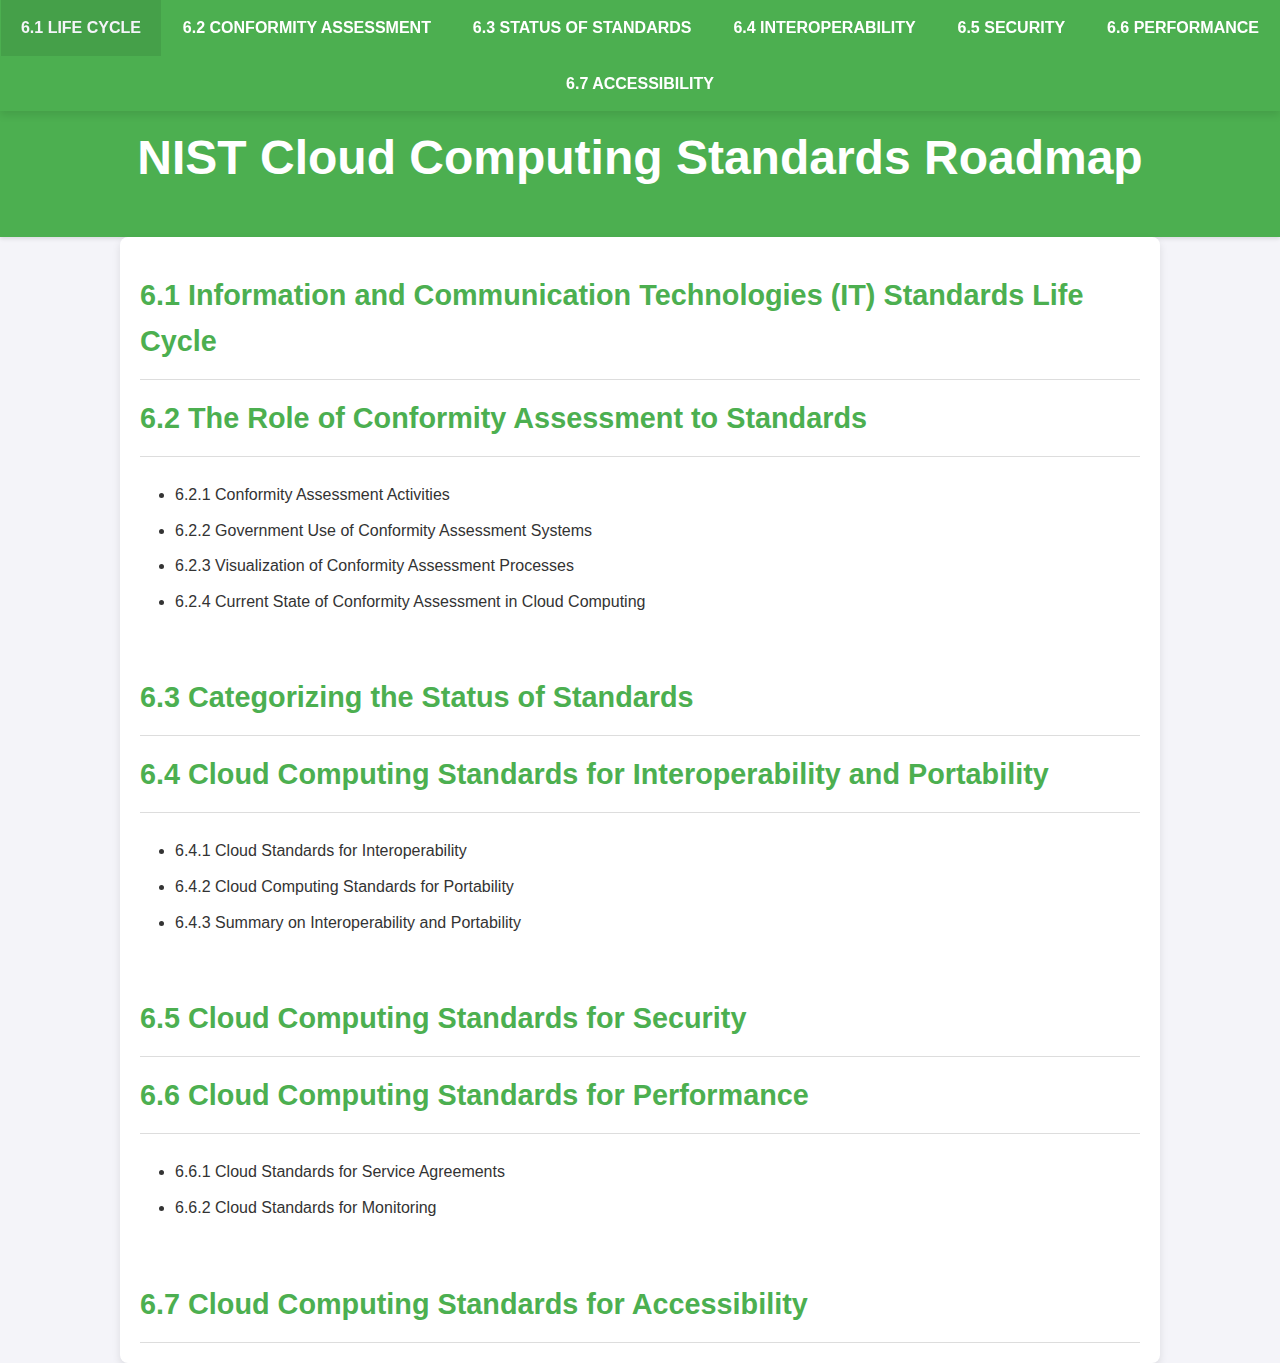
<file: index.html>
<!DOCTYPE html>
<html lang="es">
<head>
    <meta charset="UTF-8">
    <meta name="viewport" content="width=device-width, initial-scale=1.0">
    <title>NIST Cloud Computing Standards Roadmap</title>
    <link rel="stylesheet" href="styles.css">
</head>
<body>
    <header>
        <h1>NIST Cloud Computing Standards Roadmap</h1>
    </header>

    <div class="navbar">
        <span class="menu-icon" onclick="toggleMenu()">&#9776;</span>
        <ul>
            <li><a href="#section-6.1">6.1 Life Cycle</a></li>
            <li><a href="#section-6.2">6.2 Conformity Assessment</a></li>
            <li><a href="#section-6.3">6.3 Status of Standards</a></li>
            <li><a href="#section-6.4">6.4 Interoperability</a></li>
            <li><a href="#section-6.5">6.5 Security</a></li>
            <li><a href="#section-6.6">6.6 Performance</a></li>
            <li><a href="#section-6.7">6.7 Accessibility</a></li>
        </ul>
    </div>

    
    <div class="container">
        <h2 id="section-6.1"><a href="6.1/standars_life_cycle.html">6.1 Information and Communication Technologies (IT) Standards Life Cycle</a></h2>
        <h2 id="section-6.2"><a href="6.2/conformity_assessment.html">6.2 The Role of Conformity Assessment to Standards</a></h2>
        <ul>
            <li>6.2.1 Conformity Assessment Activities</li>
            <li>6.2.2 Government Use of Conformity Assessment Systems</li>
            <li>6.2.3 Visualization of Conformity Assessment Processes</li>
            <li>6.2.4 Current State of Conformity Assessment in Cloud Computing</li>
        </ul>
        <h2><a href="6.3/category_standars.html">6.3 Categorizing the Status of Standards</a></h2>
        <h2 id="section-6.4"><a href="6.4/cloud_computing.html">6.4 Cloud Computing Standards for Interoperability and Portability</a></h2>
        <ul>
            <li>6.4.1 Cloud Standards for Interoperability</li>
            <li>6.4.2 Cloud Computing Standards for Portability</li>
            <li>6.4.3 Summary on Interoperability and Portability</li>
        </ul>
        <h2 id="section-6.5"><a href="6.5/cloud_standars_for_security.html">6.5 Cloud Computing Standards for Security</a></h2>
        <h2 id="section-6.6"><a href="6.6/Standards_for_Performance.html">6.6 Cloud Computing Standards for Performance</a></h2>
        <ul>
            <li>6.6.1 Cloud Standards for Service Agreements</li>
            <li>6.6.2 Cloud Standards for Monitoring</li>
        </ul>
        <h2><a href="6.7/standards_accessibility.html">6.7 Cloud Computing Standards for Accessibility</a></h2>
    </div>
    <script>
        function toggleMenu() {
            const navbar = document.querySelector('.navbar');
            navbar.classList.toggle('active');
        }
    </script>
</body>
</html>
</file>
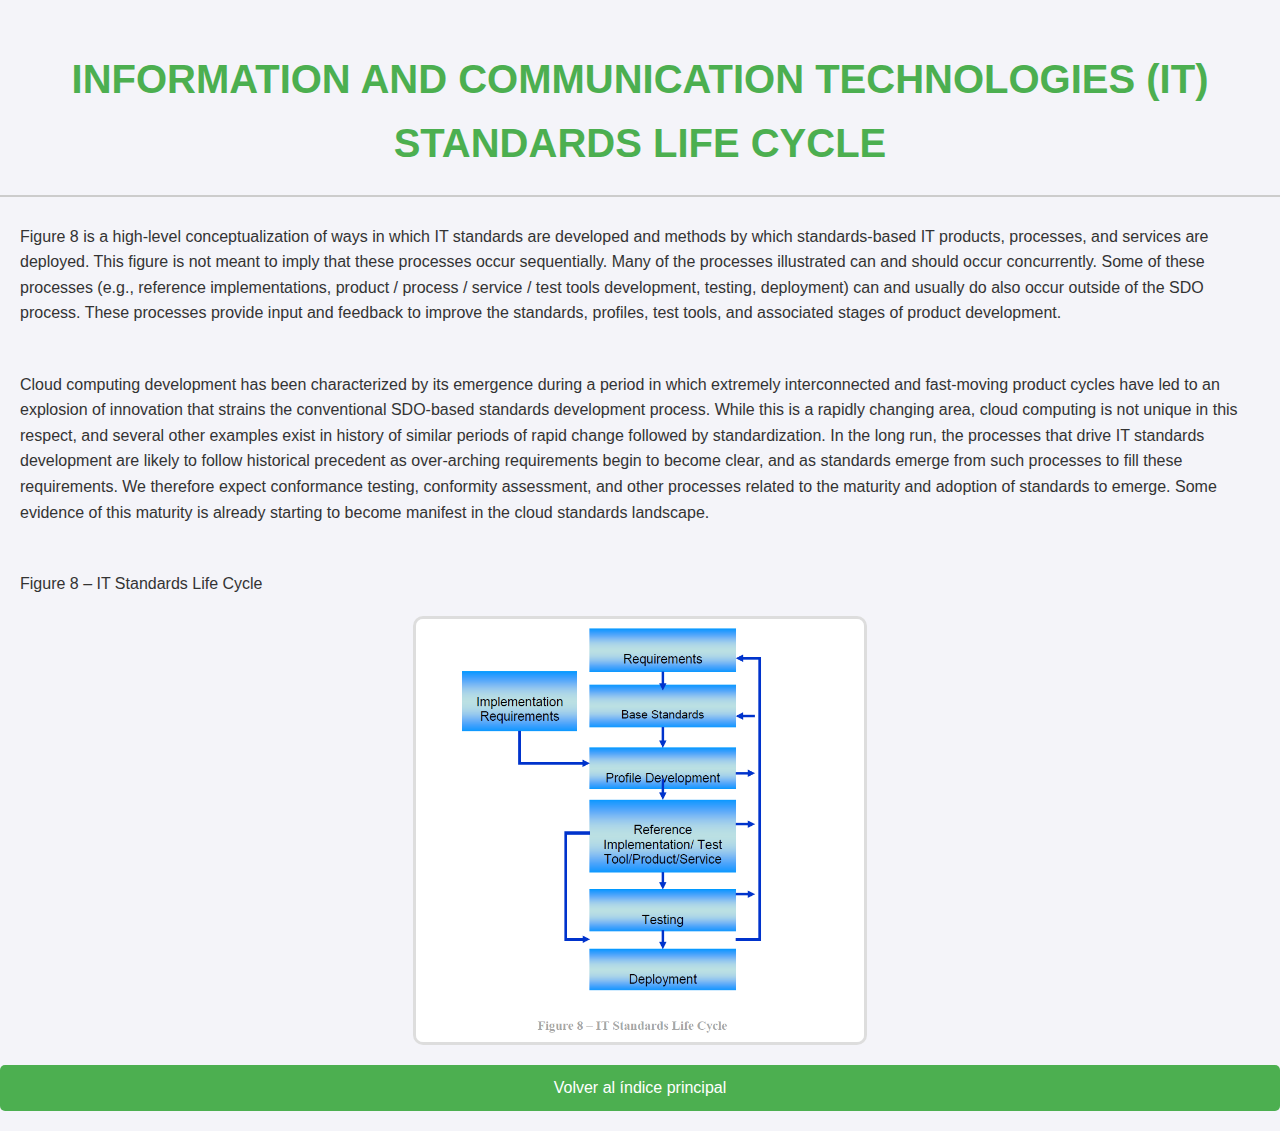
<file: 6.1/standars_life_cycle.html>
<!DOCTYPE html>
<html lang="es">
<head>
    <meta charset="UTF-8">
    <meta name="viewport" content="width=device-width, initial-scale=1.0">
    <title>Conformity Assessment</title>
    <link rel="stylesheet" href="standars_life_cycle.css">
</head>
<body>
    <h1>INFORMATION AND COMMUNICATION TECHNOLOGIES (IT) STANDARDS LIFE CYCLE</h1>

    <p>
        Figure 8 is a high-level conceptualization of ways in which IT standards are developed and methods by which standards-based IT products, processes, and services are deployed. This figure is not meant to imply that these processes occur sequentially. Many of the processes illustrated can and should occur concurrently. Some of these processes (e.g., reference implementations, product / process / service / test tools development, testing, deployment) can and usually do also occur outside of the SDO process. These processes provide input and feedback to improve the standards, profiles, test tools, and associated stages of product development.
    </p>
    <br>
    <p>
        Cloud computing development has been characterized by its emergence during a period in which extremely interconnected and fast-moving product cycles have led to an explosion of innovation that strains the conventional SDO-based standards development process. While this is a rapidly changing area, cloud computing is not unique in this respect, and several other examples exist in history of similar periods of rapid change followed by standardization. In the long run, the processes that drive IT standards development are likely to follow historical precedent as over-arching requirements begin to become clear, and as standards emerge from such processes to fill these requirements. We therefore expect conformance testing, conformity assessment, and other processes related to the maturity and adoption of standards to emerge. Some evidence of this maturity is already starting to become manifest in the cloud standards landscape.
    </p>        
    <br>
    <p>Figure 8 – IT Standards Life Cycle</p>

    <img src="resources/figure8.png" alt="Figure8" class="image-style">
    
    <a href="../index.html">Volver al índice principal</a>
</body>
</html>
</file>
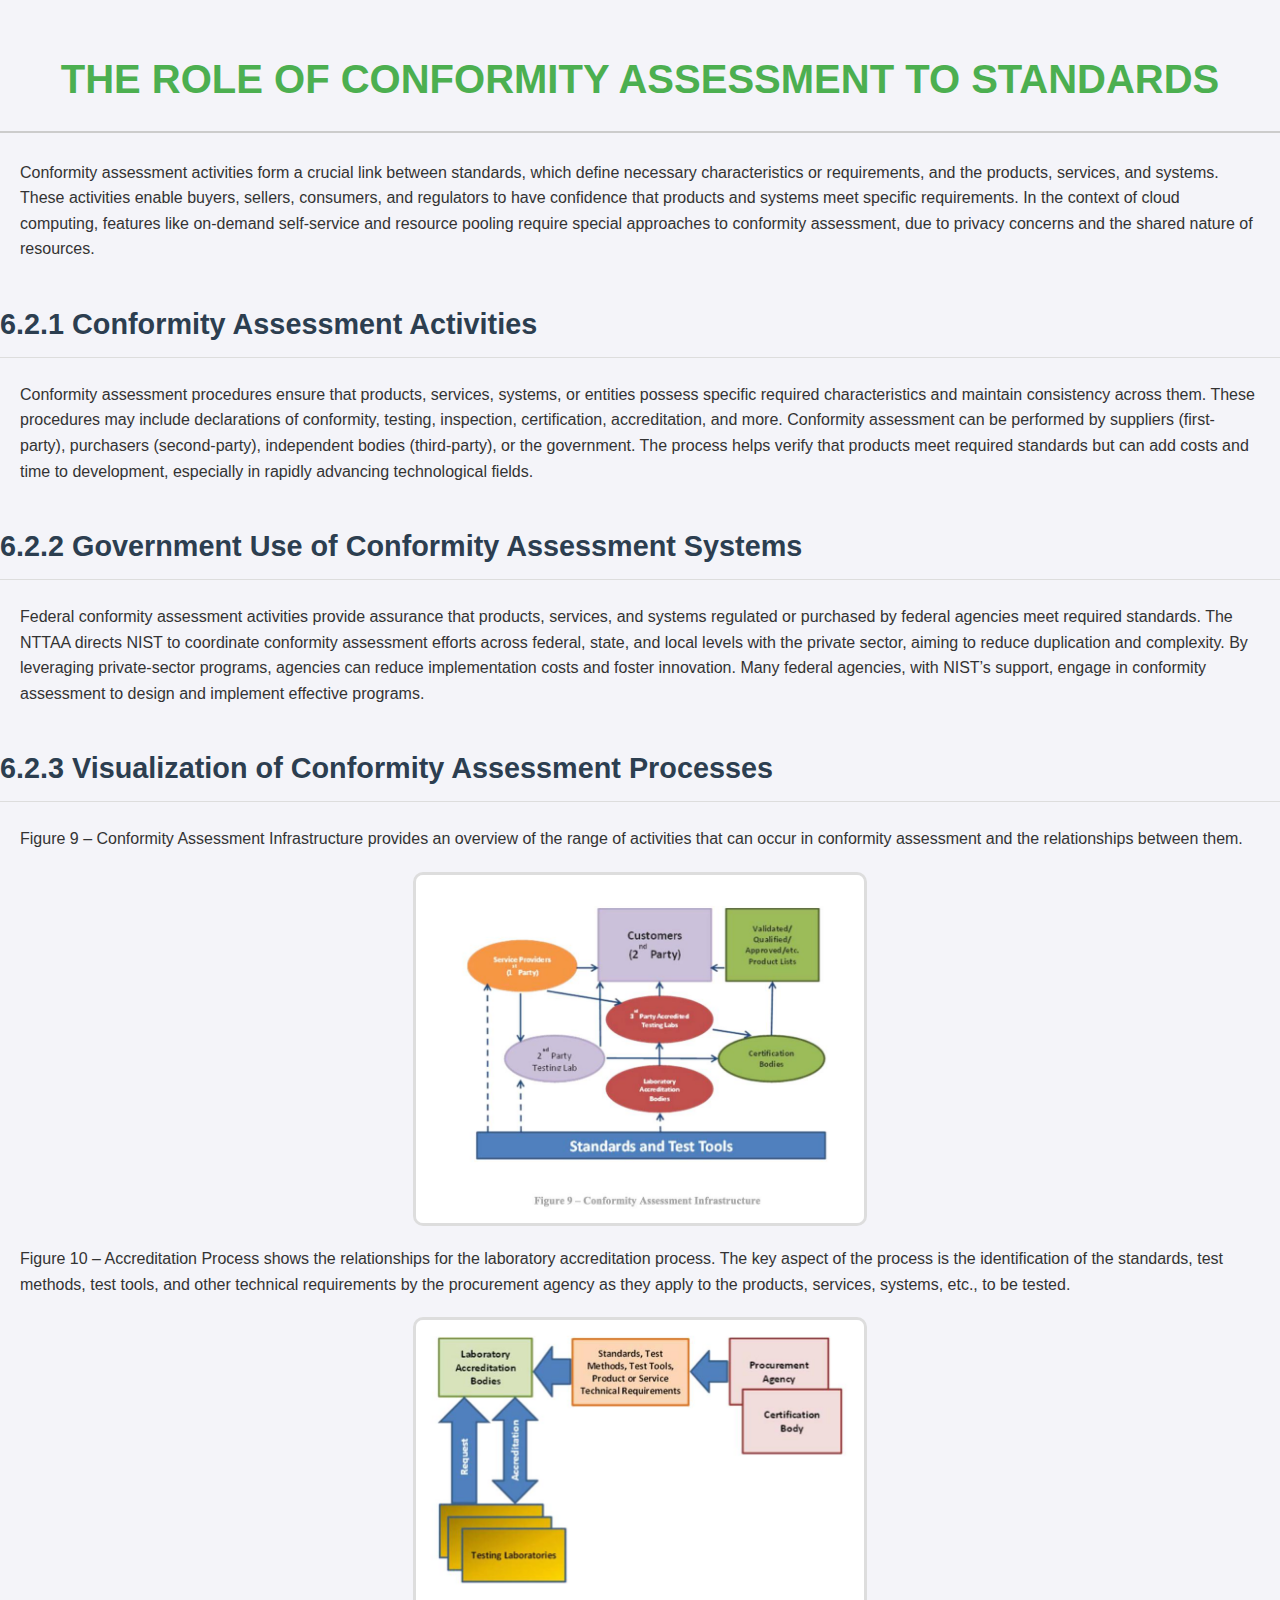
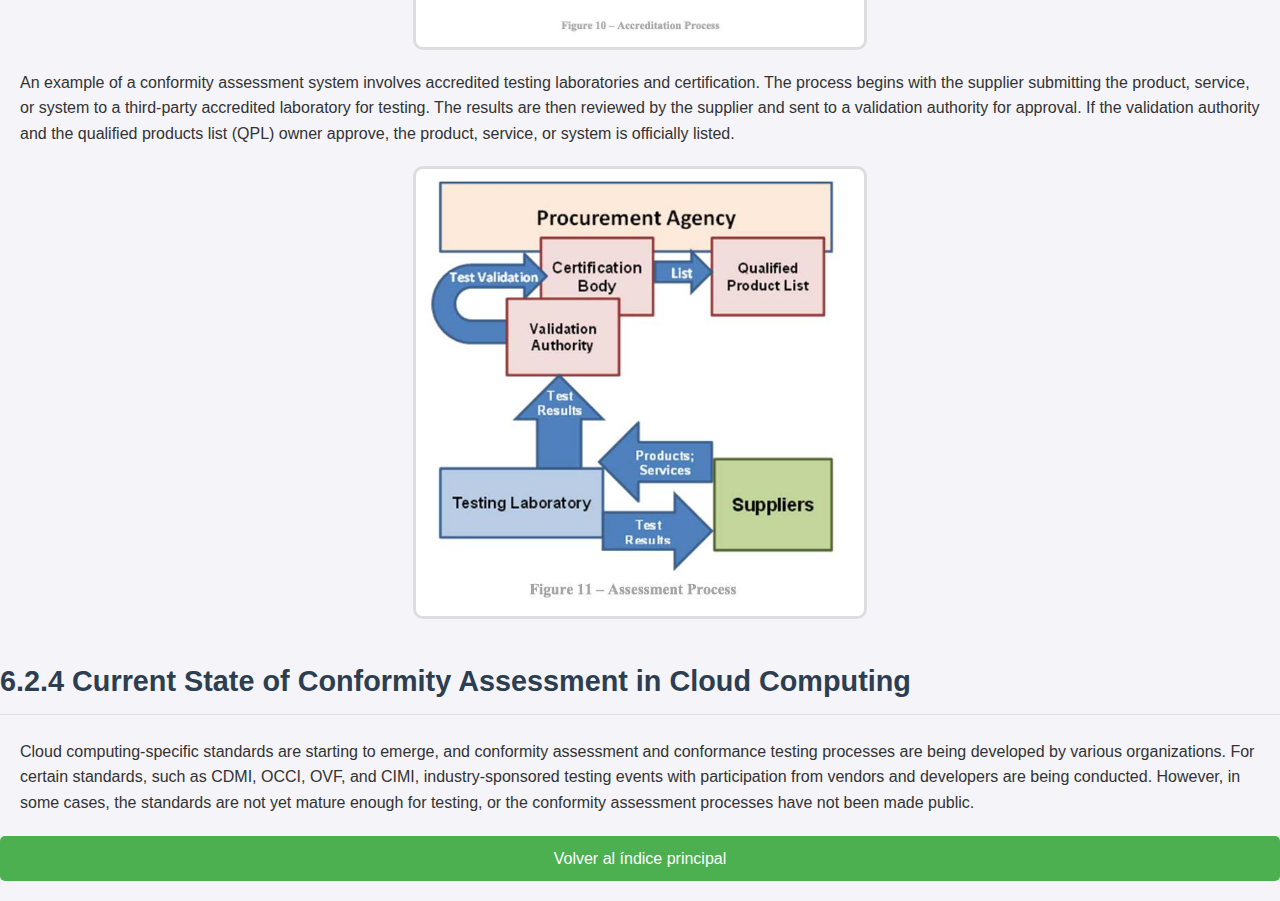
<file: 6.2/conformity_assessment.html>
<!DOCTYPE html>
<html lang="es">
<head>
    <meta charset="UTF-8">
    <meta name="viewport" content="width=device-width, initial-scale=1.0">
    <title>Conformity Assessment</title>
    <link rel="stylesheet" href="conformity_assessment.css">
</head>
<body>
    <h1>THE ROLE OF CONFORMITY ASSESSMENT TO STANDARDS</h1>

    <p>
        Conformity assessment activities form a crucial link between standards, which define necessary characteristics or 
        requirements, and the products, services, and systems. These activities enable buyers, sellers, consumers, and regulators 
        to have confidence that products and systems meet specific requirements. In the context of cloud computing, features like 
        on-demand self-service and resource pooling require special approaches to conformity assessment, due to privacy concerns and 
        the shared nature of resources.
    </p>
    
    <h2>6.2.1 Conformity Assessment Activities</h2>

    <p>
        Conformity assessment procedures ensure that products, services, systems, or entities possess specific required characteristics 
        and maintain consistency across them. These procedures may include declarations of conformity, testing, inspection, certification, 
        accreditation, and more. Conformity assessment can be performed by suppliers (first-party), purchasers (second-party), independent
        bodies (third-party), or the government. The process helps verify that products meet required standards but can add costs and time
        to development, especially in rapidly advancing technological fields.
    </p>        

    <h2>6.2.2 Government Use of Conformity Assessment Systems</h2>

    <p>
        Federal conformity assessment activities provide assurance that products, services, and systems regulated or purchased by federal 
        agencies meet required standards. The NTTAA directs NIST to coordinate conformity assessment efforts across federal, state, and local 
        levels with the private sector, aiming to reduce duplication and complexity. By leveraging private-sector programs, agencies can reduce 
        implementation costs and foster innovation. Many federal agencies, with NIST’s support, engage in conformity assessment to design and 
        implement effective programs.
    </p>
    
    <h2>6.2.3 Visualization of Conformity Assessment Processes</h2>

    <p>Figure 9 – Conformity Assessment Infrastructure provides an overview of the range of activities
        that can occur in conformity assessment and the relationships between them.</p>

    <img src="Figures/Figure9.jpeg" alt="Figure9" class="image-style">

    <p>Figure 10 – Accreditation Process shows the relationships for the laboratory accreditation process.
        The key aspect of the process is the identification of the standards, test methods, test tools, and
        other technical requirements by the procurement agency as they apply to the products, services,
        systems, etc., to be tested.</p>

    <img src="Figures/Figure10.jpeg" alt="Figure10" class="image-style">

    <p>
        An example of a conformity assessment system involves accredited testing laboratories and certification. 
        The process begins with the supplier submitting the product, service, or system to a third-party accredited 
        laboratory for testing. The results are then reviewed by the supplier and sent to a validation authority for approval. 
        If the validation authority and the qualified products list (QPL) owner approve, the product, service, or system is officially listed.
    </p>

    <img src="Figures/Figure11.jpeg" alt="Figure11" class="image-style">
    
    <h2>6.2.4 Current State of Conformity Assessment in Cloud Computing</h2>

    <p>
        Cloud computing-specific standards are starting to emerge, and conformity assessment and conformance 
        testing processes are being developed by various organizations. For certain standards, such as CDMI, 
        OCCI, OVF, and CIMI, industry-sponsored testing events with participation from vendors and developers are being conducted. 
        However, in some cases, the standards are not yet mature enough for testing, or the conformity assessment processes have not 
        been made public.
    </p>
    
    <a href="../index.html">Volver al índice principal</a>
</body>
</html>
</file>
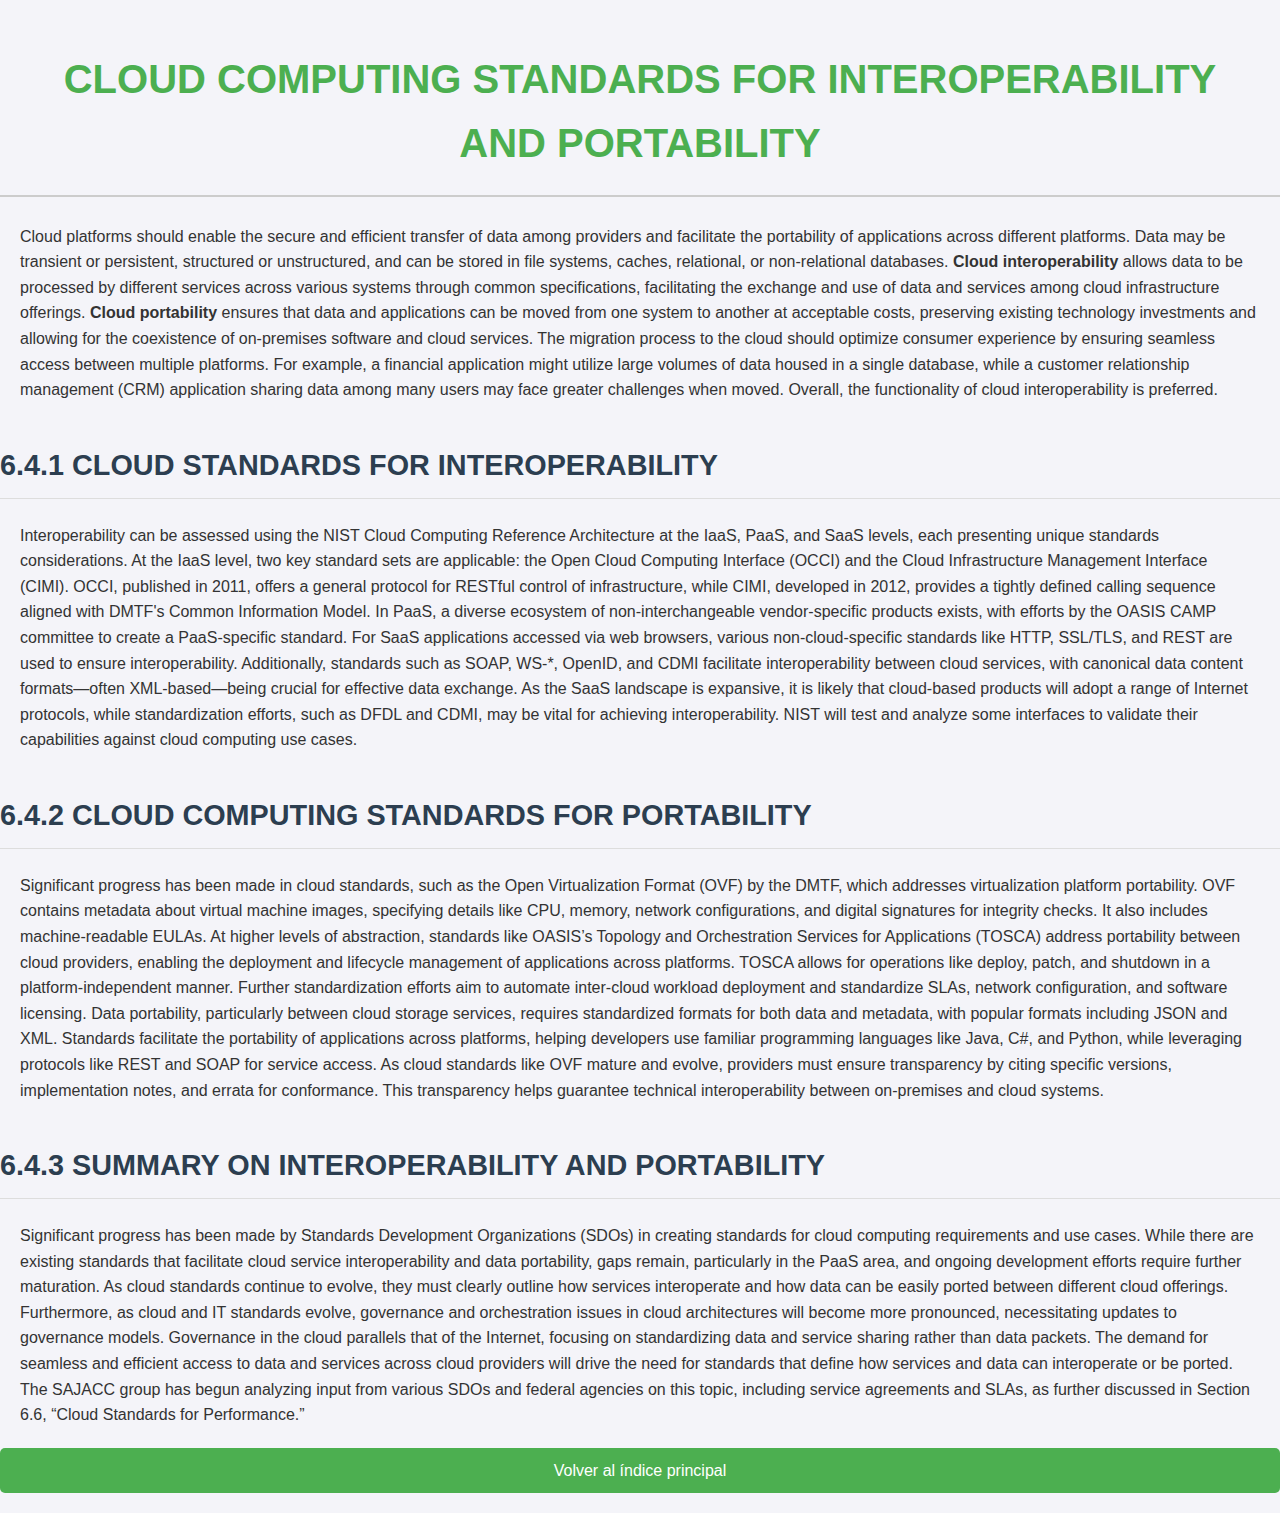
<file: 6.4/cloud_computing.html>
<!DOCTYPE html>
<html lang="es">
<head>
    <meta charset="UTF-8">
    <meta name="viewport" content="width=device-width, initial-scale=1.0">
    <title>Cloud Computing</title>
    <link rel="stylesheet" href="cloud_computing.css">
</head>
<body>
    <h1>CLOUD COMPUTING STANDARDS FOR INTEROPERABILITY AND PORTABILITY</h1>

    <p>
        Cloud platforms should enable the secure and efficient transfer of data among providers and facilitate 
        the portability of applications across different platforms. Data may be transient or persistent, structured or unstructured, 
        and can be stored in file systems, caches, relational, or non-relational databases. <strong>Cloud interoperability</strong> 
        allows data to be processed by different services across various systems through common specifications, facilitating the 
        exchange and use of data and services among cloud infrastructure offerings. <strong>Cloud portability</strong> ensures that 
        data and applications can be moved from one system to another at acceptable costs, preserving existing technology investments 
        and allowing for the coexistence of on-premises software and cloud services. The migration process to the cloud should optimize 
        consumer experience by ensuring seamless access between multiple platforms. For example, a financial application might utilize 
        large volumes of data housed in a single database, while a customer relationship management (CRM) application sharing data among 
        many users may face greater challenges when moved. Overall, the functionality of cloud interoperability is preferred.
    </p>
    
    
    <h2>6.4.1 CLOUD STANDARDS FOR INTEROPERABILITY</h2>

    <p>
        Interoperability can be assessed using the NIST Cloud Computing Reference Architecture at the IaaS, PaaS, and SaaS levels, 
        each presenting unique standards considerations. At the IaaS level, two key standard sets are applicable: the Open Cloud 
        Computing Interface (OCCI) and the Cloud Infrastructure Management Interface (CIMI). OCCI, published in 2011, offers a general 
        protocol for RESTful control of infrastructure, while CIMI, developed in 2012, provides a tightly defined calling sequence 
        aligned with DMTF's Common Information Model. In PaaS, a diverse ecosystem of non-interchangeable vendor-specific products exists, 
        with efforts by the OASIS CAMP committee to create a PaaS-specific standard. For SaaS applications accessed via web browsers, 
        various non-cloud-specific standards like HTTP, SSL/TLS, and REST are used to ensure interoperability. Additionally, standards 
        such as SOAP, WS-*, OpenID, and CDMI facilitate interoperability between cloud services, with canonical data content formats—often 
        XML-based—being crucial for effective data exchange. As the SaaS landscape is expansive, it is likely that cloud-based products will 
        adopt a range of Internet protocols, while standardization efforts, such as DFDL and CDMI, may be vital for achieving interoperability. 
        NIST will test and analyze some interfaces to validate their capabilities against cloud computing use cases.
    </p>

    <h2>6.4.2 CLOUD COMPUTING STANDARDS FOR PORTABILITY</h2>

    <p>
        Significant progress has been made in cloud standards, such as the Open Virtualization Format (OVF) by the DMTF, which addresses 
        virtualization platform portability. OVF contains metadata about virtual machine images, specifying details like CPU, memory, network 
        configurations, and digital signatures for integrity checks. It also includes machine-readable EULAs. At higher levels of abstraction, 
        standards like OASIS’s Topology and Orchestration Services for Applications (TOSCA) address portability between cloud providers, enabling 
        the deployment and lifecycle management of applications across platforms. TOSCA allows for operations like deploy, patch, and shutdown 
        in a platform-independent manner. Further standardization efforts aim to automate inter-cloud workload deployment and standardize SLAs, 
        network configuration, and software licensing. Data portability, particularly between cloud storage services, requires standardized formats 
        for both data and metadata, with popular formats including JSON and XML. Standards facilitate the portability of applications across platforms,
         helping developers use familiar programming languages like Java, C#, and Python, while leveraging protocols like REST and SOAP for service access.
          As cloud standards like OVF mature and evolve, providers must ensure transparency by citing specific versions, implementation notes, and errata
           for conformance. This transparency helps guarantee technical interoperability between on-premises and cloud systems.
    </p>
    
    <h2>6.4.3 SUMMARY ON INTEROPERABILITY AND PORTABILITY</h2>

    <p>
        Significant progress has been made by Standards Development Organizations (SDOs) in creating standards for cloud computing requirements and use cases. While there are existing standards that facilitate cloud service interoperability and data portability, gaps remain, particularly in the PaaS area, and ongoing development efforts require further maturation. As cloud standards continue to evolve, they must clearly outline how services interoperate and how data can be easily ported between different cloud offerings. Furthermore, as cloud and IT standards evolve, governance and orchestration issues in cloud architectures will become more pronounced, necessitating updates to governance models. Governance in the cloud parallels that of the Internet, focusing on standardizing data and service sharing rather than data packets. The demand for seamless and efficient access to data and services across cloud providers will drive the need for standards that define how services and data can interoperate or be ported. The SAJACC group has begun analyzing input from various SDOs and federal agencies on this topic, including service agreements and SLAs, as further discussed in Section 6.6, “Cloud Standards for Performance.”
    </p>    
    
    <a href="../index.html">Volver al índice principal</a>
</body>
</html>
</file>
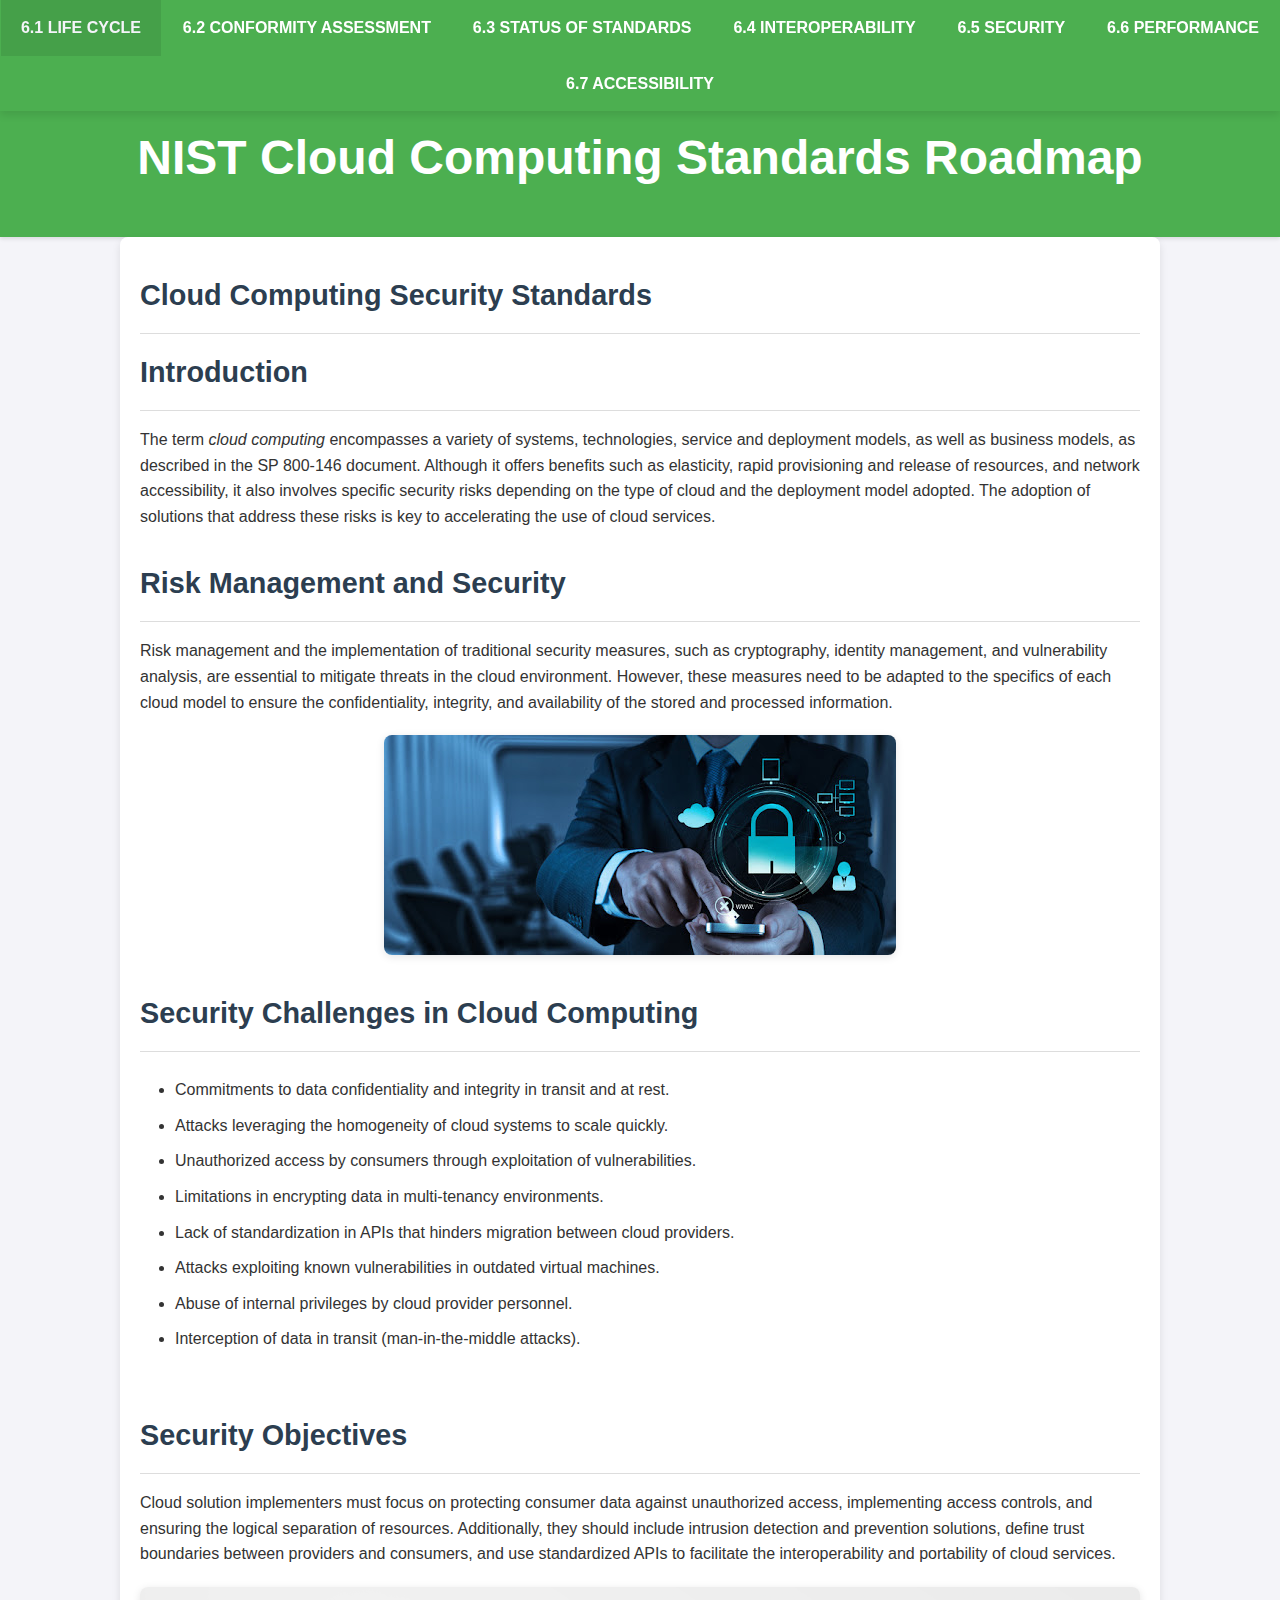
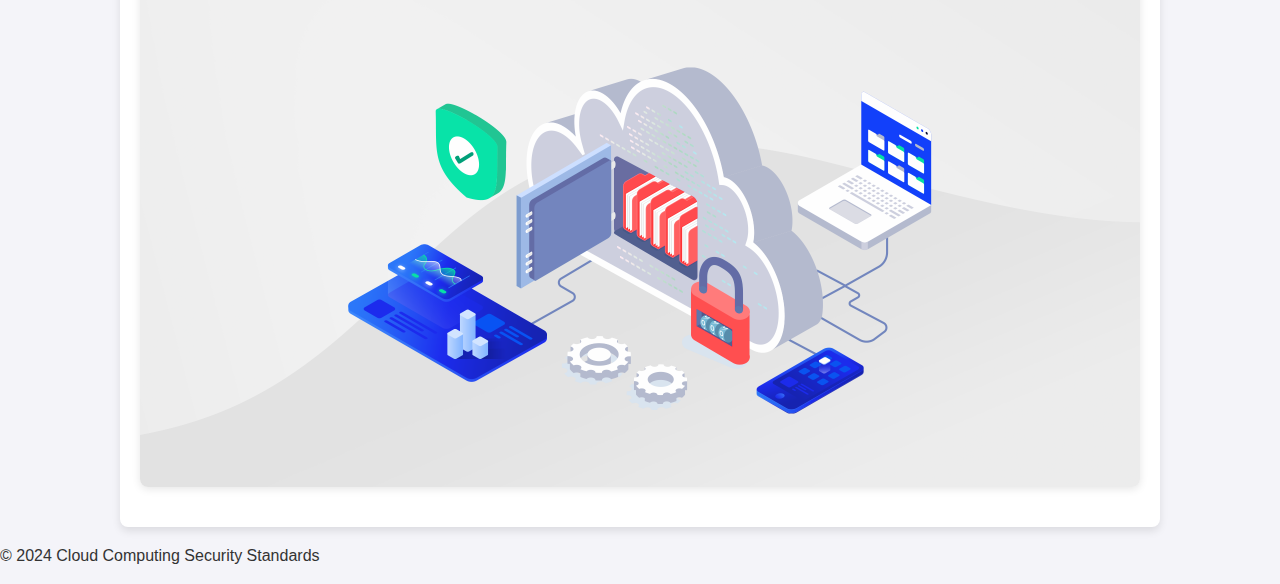
<file: 6.5/cloud_standars_for_security.html>
<!DOCTYPE html>
<html lang="en">
<head>
    <meta charset="UTF-8">
    <meta name="viewport" content="width=device-width, initial-scale=1.0">
    <title>Cloud Computing Security Standards</title>
    <link rel="stylesheet" href="cloud_standars_for_security.css">
    <link rel="stylesheet" href="../header_navbar.css">
</head>
<body>
    <nav class="navbar">
        <ul>
            <li><a href="#section-6.1">6.1 Life Cycle</a></li>
            <li><a href="../6.2/conformity_assessment.html">6.2 Conformity Assessment</a></li>
            <li><a href="#section-6.3">6.3 Status of Standards</a></li>
            <li><a href="../6.4/cloud_computing.html">6.4 Interoperability</a></li>
            <li><a href="../6.5/cloud_standars_for_security.html">6.5 Security</a></li>
            <li><a href="#section-6.6">6.6 Performance</a></li>
            <li><a href="#section-6.7">6.7 Accessibility</a></li>
        </ul>
    </nav>

    <header>
        <h1><a href="../index.html">NIST Cloud Computing Standards Roadmap</a></h1>
    </header>

    <main class="container">
        <h2>Cloud Computing Security Standards</h2>

        <section>
            <h2>Introduction</h2>
            <p>
                The term <em>cloud computing</em> encompasses a variety of systems, technologies, service and deployment models, as well as business models, as described in the SP 800-146 document. Although it offers benefits such as elasticity, rapid provisioning and release of resources, and network accessibility, it also involves specific security risks depending on the type of cloud and the deployment model adopted. The adoption of solutions that address these risks is key to accelerating the use of cloud services.
            </p>
        </section>

        <section>
            <h2>Risk Management and Security</h2>
            <p>
                Risk management and the implementation of traditional security measures, such as cryptography, identity management, and vulnerability analysis, are essential to mitigate threats in the cloud environment. However, these measures need to be adapted to the specifics of each cloud model to ensure the confidentiality, integrity, and availability of the stored and processed information.
            </p>
            <img src="resources/banner.jpg" alt="Banner">
        </section>

        <section>
            <h2>Security Challenges in Cloud Computing</h2>
            <ul>
                <li>Commitments to data confidentiality and integrity in transit and at rest.</li>
                <li>Attacks leveraging the homogeneity of cloud systems to scale quickly.</li>
                <li>Unauthorized access by consumers through exploitation of vulnerabilities.</li>
                <li>Limitations in encrypting data in multi-tenancy environments.</li>
                <li>Lack of standardization in APIs that hinders migration between cloud providers.</li>
                <li>Attacks exploiting known vulnerabilities in outdated virtual machines.</li>
                <li>Abuse of internal privileges by cloud provider personnel.</li>
                <li>Interception of data in transit (man-in-the-middle attacks).</li>
            </ul>
        </section>

        <section>
            <h2>Security Objectives</h2>
            <p>
                Cloud solution implementers must focus on protecting consumer data against unauthorized access, implementing access controls, and ensuring the logical separation of resources. Additionally, they should include intrusion detection and prevention solutions, define trust boundaries between providers and consumers, and use standardized APIs to facilitate the interoperability and portability of cloud services.
            </p>
            <img src="resources/representative_img.png" alt="representative_img">
        </section>
    </main>

    <footer>
        <p>&copy; 2024 Cloud Computing Security Standards</p>
    </footer>
</body>
</html>
</file>
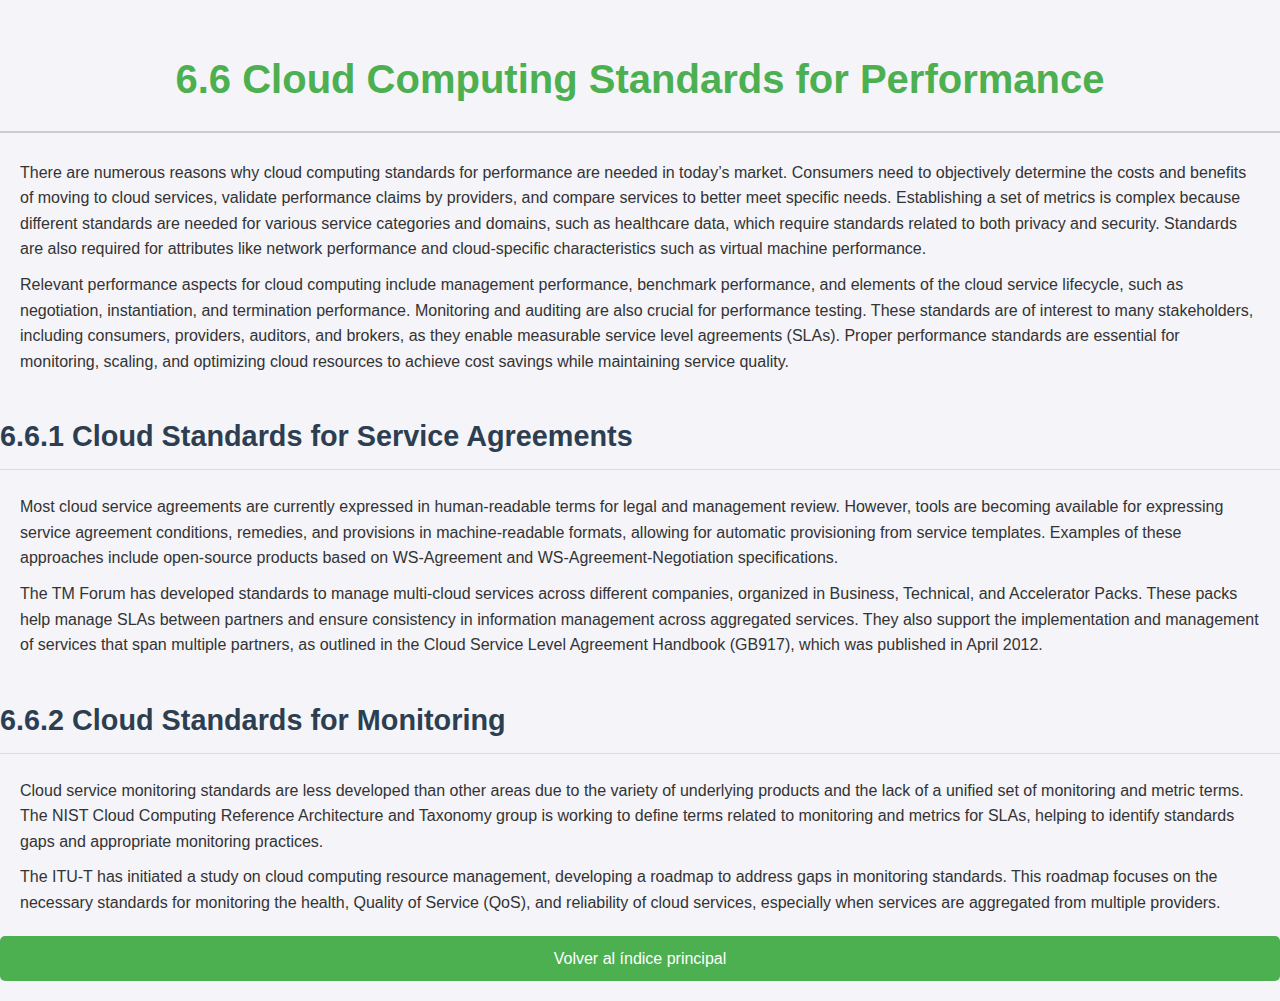
<file: 6.6/Standards_for_Performance.html>
<!DOCTYPE html>
<html lang="es">
<head>
    <meta charset="UTF-8">
    <meta name="viewport" content="width=device-width, initial-scale=1.0">
    <title>6.6 CLOUD COMPUTING STANDARDS FOR PERFORMANCE</title>
    <link rel="stylesheet" href="Standards_for_Performance.css">
</head>
<body>
    <h1>6.6 Cloud Computing Standards for Performance</h1>
    <p>
        There are numerous reasons why cloud computing standards for performance are needed in today’s market.
        Consumers need to objectively determine the costs and benefits of moving to cloud services, validate performance claims by providers, 
        and compare services to better meet specific needs. Establishing a set of metrics is complex because different standards are needed for 
        various service categories and domains, such as healthcare data, which require standards related to both privacy and security.
        Standards are also required for attributes like network performance and cloud-specific characteristics such as virtual machine performance.
    </p>
    <p>
        Relevant performance aspects for cloud computing include management performance, benchmark performance, and elements of the cloud service lifecycle,
        such as negotiation, instantiation, and termination performance. Monitoring and auditing are also crucial for performance testing. These standards are
        of interest to many stakeholders, including consumers, providers, auditors, and brokers, as they enable measurable service level agreements (SLAs).
        Proper performance standards are essential for monitoring, scaling, and optimizing cloud resources to achieve cost savings while maintaining service quality.
    </p>

    <h2>6.6.1 Cloud Standards for Service Agreements</h2>
    <p>
        Most cloud service agreements are currently expressed in human-readable terms for legal and management review. However, tools are becoming available for expressing
         service agreement conditions, remedies, and provisions in machine-readable formats, allowing for automatic provisioning from service templates. Examples of these
          approaches include open-source products based on WS-Agreement and WS-Agreement-Negotiation specifications.
    </p>
    <p>
        The TM Forum has developed standards to manage multi-cloud services across different companies, organized in Business, Technical, and Accelerator Packs.
        These packs help manage SLAs between partners and ensure consistency in information management across aggregated services. They also support the implementation
        and management of services that span multiple partners, as outlined in the Cloud Service Level Agreement Handbook (GB917), which was published in April 2012.
    </p>        

    <h2>6.6.2 Cloud Standards for Monitoring</h2>
    <p>
        Cloud service monitoring standards are less developed than other areas due to the variety of underlying products and the lack of a unified set of monitoring and metric terms. 
        The NIST Cloud Computing Reference Architecture and Taxonomy group is working to define terms related to monitoring and metrics for SLAs, helping to identify standards gaps
        and appropriate monitoring practices.
    </p>
    <p>
        The ITU-T has initiated a study on cloud computing resource management, developing a roadmap to address gaps in monitoring standards. This roadmap focuses on the necessary
        standards for monitoring the health, Quality of Service (QoS), and reliability of cloud services, especially when services are aggregated from multiple providers.
    </p>  

    <a href="../index.html">Volver al índice principal</a>
</body>
</html>
</file>
<file: styles.css>
/* Estilos generales */
body {
    font-family: 'Segoe UI', Tahoma, Geneva, Verdana, sans-serif;
    background-color: #f4f4f9;
    color: #333;
    margin: 0;
    padding-top: 80px; /* Espacio para la barra de navegación */
    line-height: 1.6;
}

.container {
    max-width: 1000px;
    margin: 0 auto;
    padding: 20px;
    background-color: #fff;
    border-radius: 8px;
    box-shadow: 0 4px 8px rgba(0, 0, 0, 0.1); /* Sombra suave */
}

/* Barra de navegación */
.navbar {
    position: fixed;
    top: 0;
    left: 0;
    width: 100%;
    background-color: #4CAF50;
    box-shadow: 0 4px 8px rgba(0, 0, 0, 0.1);
    z-index: 1000;
}

.navbar ul {
    list-style: none;
    margin: 0;
    padding: 0;
    display: flex;
    justify-content: space-around; /* Distribuye los enlaces de manera equitativa */
    flex-wrap: wrap;
}

.navbar li {
    margin: 0;
}

.navbar a {
    display: block;
    padding: 15px 20px;
    color: white;
    font-weight: bold;
    text-transform: uppercase;
    text-decoration: none;
    transition: background-color 0.3s, color 0.3s;
}

.navbar a:hover {
    background-color: #45a049;
    color: #f4f4f9;
}

/* Botón de menú hamburguesa (para pantallas pequeñas) */
.navbar .menu-icon {
    display: none;
    color: white;
    font-size: 28px;
    cursor: pointer;
    padding: 15px 20px;
}

.navbar ul {
    display: flex;
    justify-content: space-around;
}

.navbar.active ul {
    display: flex;
    flex-direction: column;
}

/* Estilo para el encabezado principal */
header {
    text-align: center;
    padding: 40px 20px;
    background-color: #4CAF50;
    color: white;
    box-shadow: 0 2px 4px rgba(0, 0, 0, 0.1);
}

header h1 {
    margin: 0;
    font-size: 3em;
    font-weight: 700;
}

header h1 a {
    color: white;
    text-decoration: none;
    transition: color 0.3s;
}

header h1 a:hover {
    color: #e0e0e0;
}

/* Estilo responsivo */
@media (max-width: 768px) {
    .navbar ul {
        display: none;
        flex-direction: column;
        width: 100%;
    }

    .navbar.active ul {
        display: flex;
    }

    .navbar .menu-icon {
        display: block;
        text-align: center;
    }

    .navbar a {
        text-align: center;
        padding: 10px;
    }

    header h1 {
        font-size: 2em;
    }
}


/* Estilo para los encabezados de secciones */
h2 {
    color: #2c3e50;
    padding: 15px 0;
    border-bottom: 1px solid #ddd;
    font-size: 1.8em;
    margin: 0;
    font-weight: 600;
}

/* Listas dentro de secciones */
ul {
    margin: 10px 20px 20px;
    padding: 15px;
    list-style-type: disc;
}

li {
    margin-bottom: 10px;
}

/* Estilo para enlaces dentro del contenido */
a {
    text-decoration: none;
    color: #4CAF50;
    transition: color 0.3s;
}

a:hover {
    color: #45a049;
}

/* Estilo responsivo */
@media (max-width: 768px) {
    header h1 {
        font-size: 2em;
    }

    .navbar ul {
        flex-direction: column;
    }

    .navbar a {
        text-align: center;
        padding: 10px;
    }
}
</file>
<file: 6.1/standars_life_cycle.css>
/* Estilos generales */
body {
    font-family: Arial, sans-serif;
    background-color: #f4f4f9;
    color: #333;
    margin: 0;
    padding: 0;
    line-height: 1.6; /* Mejora la legibilidad del texto */
}

/* Estilo para el encabezado principal */
h1 {
    color: #4CAF50;
    text-align: center;
    padding: 20px;
    font-size: 2.5em; /* Tamaño de fuente más grande */
    border-bottom: 2px solid #ccc; /* Línea debajo del encabezado */
}

/* Estilo para los encabezados de secciones */
h2 {
    color: #2c3e50; /* Un color más oscuro para mayor contraste */
    padding: 15px 0 10px; /* Espaciado superior e inferior */
    border-bottom: 1px solid #ddd; /* Línea debajo del encabezado de sección */
    font-size: 1.8em; /* Tamaño de fuente mayor para secciones */
}

/* Estilo para párrafos */
p {
    margin: 10px 0; /* Espaciado entre párrafos */
    padding: 0 20px; /* Espaciado horizontal */
}

/* Estilo para las imágenes */
.image-style {
    display: block;
    margin: 20px auto;
    border: 3px solid #ddd;
    border-radius: 10px;
    width: 35%; /* Ajusta el tamaño de la imagen */
    transition: transform 0.3s; /* Añade una transición suave */
}

/* Efecto hover para imágenes */
.image-style:hover {
    transform: scale(1.05); /* Aumenta ligeramente el tamaño al pasar el cursor */
}

/* Estilo para el enlace al índice principal */
a {
    display: block; /* Hace que el enlace sea más fácil de clicar */
    text-align: center;
    margin: 20px auto;
    padding: 10px;
    background-color: #4CAF50; /* Color de fondo del botón */
    color: white; /* Color del texto */
    text-decoration: none; /* Elimina el subrayado */
    border-radius: 5px; /* Bordes redondeados */
    transition: background-color 0.3s; /* Transición suave para el color */
}

/* Efecto hover para el enlace */
a:hover {
    background-color: #45a049; /* Color de fondo más oscuro al pasar el cursor */
}
</file>
<file: 6.2/conformity_assessment.css>
/* Estilos generales */
body {
    font-family: Arial, sans-serif;
    background-color: #f4f4f9;
    color: #333;
    margin: 0;
    padding: 0;
    line-height: 1.6; /* Mejora la legibilidad del texto */
}

/* Estilo para el encabezado principal */
h1 {
    color: #4CAF50;
    text-align: center;
    padding: 20px;
    font-size: 2.5em; /* Tamaño de fuente más grande */
    border-bottom: 2px solid #ccc; /* Línea debajo del encabezado */
}

/* Estilo para los encabezados de secciones */
h2 {
    color: #2c3e50; /* Un color más oscuro para mayor contraste */
    padding: 15px 0 10px; /* Espaciado superior e inferior */
    border-bottom: 1px solid #ddd; /* Línea debajo del encabezado de sección */
    font-size: 1.8em; /* Tamaño de fuente mayor para secciones */
}

/* Estilo para párrafos */
p {
    margin: 10px 0; /* Espaciado entre párrafos */
    padding: 0 20px; /* Espaciado horizontal */
}

/* Estilo para las imágenes */
.image-style {
    display: block;
    margin: 20px auto;
    border: 3px solid #ddd;
    border-radius: 10px;
    width: 35%; /* Ajusta el tamaño de la imagen */
    transition: transform 0.3s; /* Añade una transición suave */
}

/* Efecto hover para imágenes */
.image-style:hover {
    transform: scale(1.05); /* Aumenta ligeramente el tamaño al pasar el cursor */
}

/* Estilo para el enlace al índice principal */
a {
    display: block; /* Hace que el enlace sea más fácil de clicar */
    text-align: center;
    margin: 20px auto;
    padding: 10px;
    background-color: #4CAF50; /* Color de fondo del botón */
    color: white; /* Color del texto */
    text-decoration: none; /* Elimina el subrayado */
    border-radius: 5px; /* Bordes redondeados */
    transition: background-color 0.3s; /* Transición suave para el color */
}

/* Efecto hover para el enlace */
a:hover {
    background-color: #45a049; /* Color de fondo más oscuro al pasar el cursor */
}
</file>
<file: 6.4/cloud_computing.css>
/* Estilos generales */
body {
    font-family: Arial, sans-serif;
    background-color: #f4f4f9;
    color: #333;
    margin: 0;
    padding: 0;
    line-height: 1.6; /* Mejora la legibilidad del texto */
}

/* Estilo para el encabezado principal */
h1 {
    color: #4CAF50;
    text-align: center;
    padding: 20px;
    font-size: 2.5em; /* Tamaño de fuente más grande */
    border-bottom: 2px solid #ccc; /* Línea debajo del encabezado */
}

/* Estilo para los encabezados de secciones */
h2 {
    color: #2c3e50; /* Un color más oscuro para mayor contraste */
    padding: 15px 0 10px; /* Espaciado superior e inferior */
    border-bottom: 1px solid #ddd; /* Línea debajo del encabezado de sección */
    font-size: 1.8em; /* Tamaño de fuente mayor para secciones */
}

/* Estilo para párrafos */
p {
    margin: 10px 0; /* Espaciado entre párrafos */
    padding: 0 20px; /* Espaciado horizontal */
}

/* Estilo para las imágenes */
.image-style {
    display: block;
    margin: 20px auto;
    border: 3px solid #ddd;
    border-radius: 10px;
    width: 35%; /* Ajusta el tamaño de la imagen */
    transition: transform 0.3s; /* Añade una transición suave */
}

/* Efecto hover para imágenes */
.image-style:hover {
    transform: scale(1.05); /* Aumenta ligeramente el tamaño al pasar el cursor */
}

/* Estilo para el enlace al índice principal */
a {
    display: block; /* Hace que el enlace sea más fácil de clicar */
    text-align: center;
    margin: 20px auto;
    padding: 10px;
    background-color: #4CAF50; /* Color de fondo del botón */
    color: white; /* Color del texto */
    text-decoration: none; /* Elimina el subrayado */
    border-radius: 5px; /* Bordes redondeados */
    transition: background-color 0.3s; /* Transición suave para el color */
}

/* Efecto hover para el enlace */
a:hover {
    background-color: #45a049; /* Color de fondo más oscuro al pasar el cursor */
}
</file>
<file: 6.5/cloud_standars_for_security.css>
/* Estilos generales */
body {
    font-family: 'Segoe UI', Tahoma, Geneva, Verdana, sans-serif;
    background-color: #f4f4f9;
    color: #333;
    margin: 0;
    padding-top: 80px; /* Espacio para la barra de navegación */
    line-height: 1.6;
}

.container {
    max-width: 1000px;
    margin: 0 auto;
    padding: 20px;
    background-color: #fff;
    border-radius: 8px;
    box-shadow: 0 4px 8px rgba(0, 0, 0, 0.1); /* Sombra suave */
}

/* Estilo para los encabezados de secciones */
h2 {
    color: #2c3e50;
    padding: 15px 0;
    border-bottom: 1px solid #ddd;
    font-size: 1.8em;
    margin: 0;
    font-weight: 600;
}

/* Listas dentro de secciones */
ul {
    margin: 10px 20px 20px;
    padding: 15px;
    list-style-type: disc;
}

li {
    margin-bottom: 10px;
}

/* Estilo para enlaces dentro del contenido */
a {
    text-decoration: none;
    color: #4CAF50;
    transition: color 0.3s;
}

a:hover {
    color: #45a049;
}

/* Estilo responsivo */
@media (max-width: 768px) {
    .container {
        padding: 15px;
    }

    h2 {
        font-size: 1.6em;
    }

    ul {
        padding: 10px;
    }
}

/* Estilo para imágenes */
img {
    display: block;
    max-width: 100%;
    height: auto;
    margin: 20px auto; /* Centra la imagen horizontalmente */
    border-radius: 8px; /* Bordes redondeados para un aspecto suave */
    box-shadow: 0 2px 8px rgba(0, 0, 0, 0.1); /* Sombra suave para darle profundidad */
    transition: transform 0.3s ease, box-shadow 0.3s ease; /* Transición suave para efectos */
}

/* Efecto hover para imágenes */
img:hover {
    transform: scale(1.02); /* Aumenta ligeramente el tamaño al pasar el cursor */
    box-shadow: 0 4px 12px rgba(0, 0, 0, 0.15); /* Sombra más pronunciada al pasar el cursor */
}
</file>
<file: header_navbar.css>
/* Barra de navegación */
.navbar {
    position: fixed;
    top: 0;
    left: 0;
    width: 100%;
    background-color: #4CAF50;
    box-shadow: 0 4px 8px rgba(0, 0, 0, 0.1);
    z-index: 1000;
}

.navbar ul {
    list-style: none;
    margin: 0;
    padding: 0;
    display: flex;
    justify-content: space-around; /* Distribuye los enlaces de manera equitativa */
    flex-wrap: wrap;
}

.navbar li {
    margin: 0;
}

.navbar a {
    display: block;
    padding: 15px 20px;
    color: white;
    font-weight: bold;
    text-transform: uppercase;
    text-decoration: none;
    transition: background-color 0.3s, color 0.3s;
}

.navbar a:hover {
    background-color: #45a049;
    color: #f4f4f9;
}

/* Botón de menú hamburguesa (para pantallas pequeñas) */
.navbar .menu-icon {
    display: none;
    color: white;
    font-size: 28px;
    cursor: pointer;
    padding: 15px 20px;
}

.navbar ul {
    display: flex;
    justify-content: space-around;
}

.navbar.active ul {
    display: flex;
    flex-direction: column;
}

/* Estilo para el encabezado principal */
header {
    text-align: center;
    padding: 40px 20px;
    background-color: #4CAF50;
    color: white;
    box-shadow: 0 2px 4px rgba(0, 0, 0, 0.1);
}

header h1 {
    margin: 0;
    font-size: 3em;
    font-weight: 700;
}

header h1 a {
    color: white;
    text-decoration: none;
    transition: color 0.3s;
}

header h1 a:hover {
    color: #e0e0e0;
}

/* Estilo responsivo */
@media (max-width: 768px) {
    .navbar ul {
        display: none;
        flex-direction: column;
        width: 100%;
    }

    .navbar.active ul {
        display: flex;
    }

    .navbar .menu-icon {
        display: block;
        text-align: center;
    }

    .navbar a {
        text-align: center;
        padding: 10px;
    }

    header h1 {
        font-size: 2em;
    }
}
</file>
<file: 6.6/Standards_for_Performance.css>
/* Estilos generales */
body {
    font-family: Arial, sans-serif;
    background-color: #f4f4f9;
    color: #333;
    margin: 0;
    padding: 0;
    line-height: 1.6; /* Mejora la legibilidad del texto */
}

/* Estilo para el encabezado principal */
h1 {
    color: #4CAF50;
    text-align: center;
    padding: 20px;
    font-size: 2.5em; /* Tamaño de fuente más grande */
    border-bottom: 2px solid #ccc; /* Línea debajo del encabezado */
}

/* Estilo para los encabezados de secciones */
h2 {
    color: #2c3e50; /* Un color más oscuro para mayor contraste */
    padding: 15px 0 10px; /* Espaciado superior e inferior */
    border-bottom: 1px solid #ddd; /* Línea debajo del encabezado de sección */
    font-size: 1.8em; /* Tamaño de fuente mayor para secciones */
}

/* Estilo para párrafos */
p {
    margin: 10px 0; /* Espaciado entre párrafos */
    padding: 0 20px; /* Espaciado horizontal */
}

/* Estilo para las imágenes */
.image-style {
    display: block;
    margin: 20px auto;
    border: 3px solid #ddd;
    border-radius: 10px;
    width: 35%; /* Ajusta el tamaño de la imagen */
    transition: transform 0.3s; /* Añade una transición suave */
}

/* Efecto hover para imágenes */
.image-style:hover {
    transform: scale(1.05); /* Aumenta ligeramente el tamaño al pasar el cursor */
}

/* Estilo para el enlace al índice principal */
a {
    display: block; /* Hace que el enlace sea más fácil de clicar */
    text-align: center;
    margin: 20px auto;
    padding: 10px;
    background-color: #4CAF50; /* Color de fondo del botón */
    color: white; /* Color del texto */
    text-decoration: none; /* Elimina el subrayado */
    border-radius: 5px; /* Bordes redondeados */
    transition: background-color 0.3s; /* Transición suave para el color */
}

/* Efecto hover para el enlace */
a:hover {
    background-color: #45a049; /* Color de fondo más oscuro al pasar el cursor */
}
</file>
